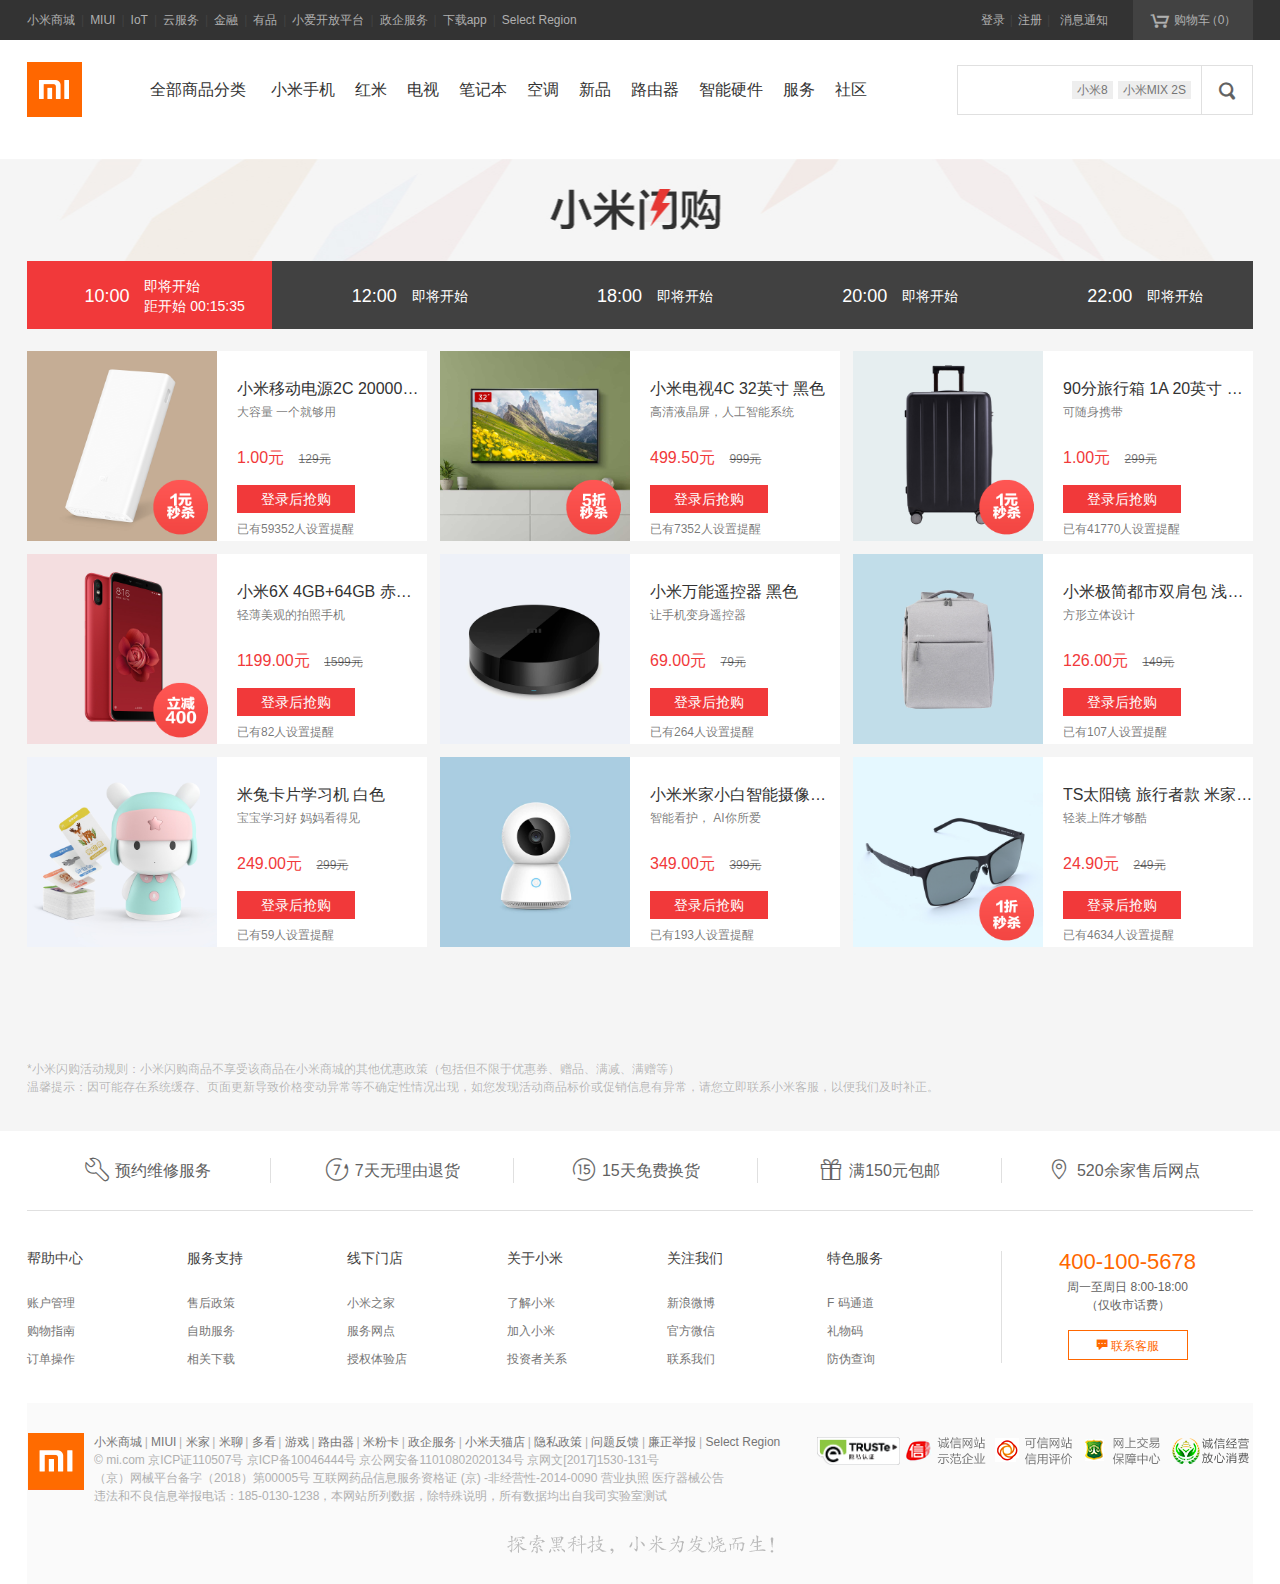
<file: index.html>
<!DOCTYPE html>
<html lang="zh">
<head>
    <meta charset="utf-8">
    <title>小米闪购 - 小米商城</title>
    <link rel="shortcut icon" href="favicon.ico" type="image/x-icon">
    <link rel="stylesheet" href="css/style.css">
    <link rel="stylesheet" href="css/iconfont.css">
</head>
<body>
    <div class="topbar">
        <div class="container">
            <div class="topbar-nav">
                <a href="">小米商城</a><span>|</span>
                <a href="">MIUI</a><span>|</span>
                <a href="">IoT</a><span>|</span>
                <a href="">云服务</a><span>|</span>
                <a href="">金融</a><span>|</span>
                <a href="">有品</a><span>|</span>
                <a href="">小爱开放平台</a><span>|</span>
                <a href="">政企服务</a><span>|</span>
                <a href="">下载app</a><span>|</span>
                <a href="">Select Region</a>
            </div>
            <div class="topbar-cart"><a href=""><i class="iconfont">&#xe60c;</i>购物车<span>（0）</span></a></div>
            <div class="topbar-info clearfix">
                <a href="">登录</a><span>|</span>
                <a href="">注册</a><span>|</span>
                <a href="" class="sep">消息通知</a>
            </div>
        </div>
    </div>

    <div class="header">
        <div class="container">
            <div class="header-logo">
                <a href="#" class="lr">小米官网</a>
            </div>
            <div class="header-nav">
                <ul class="nav-list clearfix">
                    <li class="nav-category">
                        <a href="">全部商品分类</a>
                    </li>
                    <li class="nav-item">
                        <a href="">小米手机</a>
                    </li>
                    <li class="nav-item">
                        <a href="">红米</a>
                    </li>
                    <li class="nav-item">
                        <a href="">电视</a>
                    </li>
                    <li class="nav-item">
                        <a href="">笔记本</a>
                    </li>
                    <li class="nav-item">
                        <a href="">空调</a>
                    </li>
                    <li class="nav-item">
                        <a href="">新品</a>
                    </li>
                    <li class="nav-item">
                        <a href="">路由器</a>
                    </li>
                    <li class="nav-item">
                        <a href="">智能硬件</a>
                    </li>
                    <li class="nav-item">
                        <a href="">服务</a>
                    </li>
                    <li class="nav-item">
                        <a href="">社区</a>
                    </li>
                </ul>
            </div>
            <div class="header-search">
                <form action="" class="search-form">
                    <input type="search" name="keyword" class="search-text">
                    <div class="search-txt">
                        <a href="">小米8</a>
                        <a href="">小米MIX 2S</a>
                    </div>
                    <input type="submit" value="&#xe616;" class="search-btn iconfont">
                </form>
            </div>
        </div>
    </div>

    <div class="seckill">
        <div class="seckill-head"></div>
        <div class="container">
            <div class="seckill-nav" id="seckillNav">
                <ul id="tabs">
                    <li class="active"><em>10:00</em><span><em>即将开始<br>距开始 00:15:35</em></span></li>
                    <li><em>12:00</em><span>即将开始</span></li>
                    <li><em>18:00</em><span>即将开始</span></li>
                    <li><em>20:00</em><span>即将开始</span></li>
                    <li><em>22:00</em><span>即将开始</span></li>
                </ul>
            </div>
            <div class="seckill-goods" id="lists">
                <!-- 第一轮 -->
                <ul class="clearfix active">
                    <li onclick="window.location='';">
                        <div class="bg"><img src="img/1.png" alt=""></div>
                        <div class="info">
                            <a href="" class="name" title="小米移动电源2C 20000Ah 白色">小米移动电源2C 20000Ah 白色</a>
                            <p class="tips">大容量 一个就够用</p>
                            <p class="price">1.00元 <del>129元</del></p>
                            <a href="" class="btn">登录后抢购</a>
                            <p class="person">已有59352人设置提醒</p>
                        </div>
                    </li>
                    <li onclick="window.location='';">
                        <div class="bg"><img src="img/2.png" alt=""></div>
                        <div class="info">
                            <a href="" class="name" title="小米电视4C 32英寸 黑色  ">小米电视4C 32英寸 黑色  </a>
                            <p class="tips">高清液晶屏，人工智能系统</p>
                            <p class="price">499.50元 <del>999元</del></p>
                            <a href="" class="btn">登录后抢购</a>
                            <p class="person">已有7352人设置提醒</p>
                        </div>
                    </li>
                    <li onclick="window.location='';">
                        <div class="bg"><img src="img/3.png" alt=""></div>
                        <div class="info">
                            <a href="" class="name" title="90分旅行箱 1A 20英寸 米家定制">90分旅行箱 1A 20英寸 米家定制</a>
                            <p class="tips">可随身携带</p>
                            <p class="price">1.00元 <del>299元</del></p>
                            <a href="" class="btn">登录后抢购</a>
                            <p class="person">已有41770人设置提醒</p>
                        </div>
                    </li>
                    <li onclick="window.location='';">
                        <div class="bg"><img src="img/13.png" alt=""></div>
                        <div class="info">
                            <a href="" class="name" title="小米6X 4GB+64GB 赤焰红 ">小米6X 4GB+64GB 赤焰红 </a>
                            <p class="tips">轻薄美观的拍照手机</p>
                            <p class="price">1199.00元 <del>1599元</del></p>
                            <a href="" class="btn">登录后抢购</a>
                            <p class="person">已有82人设置提醒</p>
                        </div>
                    </li>
                        <li onclick="window.location='';">
                        <div class="bg"><img src="img/14.jpg" alt=""></div>
                        <div class="info">
                            <a href="" class="name" title="小米万能遥控器 黑色 ">小米万能遥控器 黑色 </a>
                            <p class="tips">让手机变身遥控器</p>
                            <p class="price">69.00元 <del>79元</del></p>
                            <a href="" class="btn">登录后抢购</a>
                            <p class="person">已有264人设置提醒</p>
                        </div>
                    </li>
                    <li onclick="window.location='';">
                        <div class="bg"><img src="img/15.jpg" alt=""></div>
                        <div class="info">
                            <a href="" class="name" title="小米极简都市双肩包 浅灰色 ">小米极简都市双肩包 浅灰色 </a>
                            <p class="tips">方形立体设计</p>
                            <p class="price">126.00元 <del>149元</del></p>
                            <a href="" class="btn">登录后抢购</a>
                            <p class="person">已有107人设置提醒</p>
                        </div>
                    </li>
                    <li onclick="window.location='';">
                        <div class="bg"><img src="img/16.jpg" alt=""></div>
                        <div class="info">
                            <a href="" class="name" title="米兔卡片学习机 白色 ">米兔卡片学习机 白色 </a>
                            <p class="tips">宝宝学习好 妈妈看得见</p>
                            <p class="price">249.00元 <del>299元</del></p>
                            <a href="" class="btn">登录后抢购</a>
                            <p class="person">已有59人设置提醒</p>
                        </div>
                    </li>
                    <li onclick="window.location='';">
                        <div class="bg"><img src="img/17.jpg" alt=""></div>
                        <div class="info">
                            <a href="" class="name" title="小米米家小白智能摄像机增强版 白色 ">小米米家小白智能摄像机增强版 白色 </a>
                            <p class="tips">智能看护， AI你所爱</p>
                            <p class="price">349.00元 <del>399元</del></p>
                            <a href="" class="btn">登录后抢购</a>
                            <p class="person">已有193人设置提醒</p>
                        </div>
                    </li>
                    <li onclick="window.location='';">
                        <div class="bg"><img src="img/18.png" alt=""></div>
                        <div class="info">
                            <a href="" class="name" title="TS太阳镜 旅行者款 米家定制 灰色 ">TS太阳镜 旅行者款 米家定制 灰色 </a>
                            <p class="tips">轻装上阵才够酷</p>
                            <p class="price">24.90元 <del>249元</del></p>
                            <a href="" class="btn">登录后抢购</a>
                            <p class="person">已有4634人设置提醒</p>
                        </div>
                    </li>
                </ul>
                <!-- 第二轮 -->
                <ul class="clearfix">
                    <li onclick="window.location='';">
                        <div class="bg"><img src="img/4.png" alt=""></div>
                        <div class="info">
                            <a href="" class="name" title="小米小钢炮蓝牙音箱 2 白色">小米小钢炮蓝牙音箱 2 白色</a>
                            <p class="tips">极简设计，专业喇叭</p>
                            <p class="price">9.90元 <del>129元</del></p>
                            <a href="" class="btn1">提醒我</a>
                            <p class="person">已有17859人设置提醒</p>
                        </div>
                    </li>
                    <li onclick="window.location='';">
                        <div class="bg"><img src="img/5.png" alt=""></div>
                        <div class="info">
                            <a href="" class="name" title="红米Note 5 3GB+32GB 玫瑰金">红米Note 5 3GB+32GB 玫瑰金</a>
                            <p class="tips">1.4μm大像素 AI 双摄</p>
                            <p class="price">849.00元 <del>1099元</del></p>
                            <a href="" class="btn1">提醒我</a>
                            <p class="person">已有1605人设置提醒</p>
                        </div>
                    </li>
                    <li onclick="window.location='';">
                        <div class="bg"><img src="img/6.png" alt=""></div>
                        <div class="info">
                            <a href="" class="name" title="小米降噪耳机 黑色">小米降噪耳机 黑色</a>
                            <p class="tips">双动圈+动铁声学架构</p>
                            <p class="price">149.50元 <del>299元</del></p>
                            <a href="" class="btn1">提醒我</a>
                            <p class="person">已有2169人设置提醒</p>
                        </div>
                    </li>
                    <li onclick="window.location='';">
                        <div class="bg"><img src="img/19.png" alt=""></div>
                        <div class="info">
                            <a href="" class="name" title="TS眼镜架 米家定制 椭圆框 黑色 ">TS眼镜架 米家定制 椭圆框 黑色 </a>
                            <p class="tips">打造品质，拒绝沉重</p>
                            <p class="price">24.90元 <del>249元</del></p>
                            <a href="" class="btn1">提醒我</a>
                            <p class="person">已有2659人设置提醒</p>
                        </div>
                    </li>
                    <li onclick="window.location='';">
                        <div class="bg"><img src="img/20.png" alt=""></div>
                        <div class="info">
                            <a href="" class="name" title="小米游戏耳机 黑色 ">小米游戏耳机 黑色 </a>
                            <p class="tips">7.1 虚拟环绕立体声引擎</p>
                            <p class="price">174.50元 <del>349元</del></p>
                            <a href="" class="btn1">提醒我</a>
                            <p class="person">已有1476人设置提醒</p>
                        </div>
                    </li>
                    <li onclick="window.location='';">
                        <div class="bg"><img src="img/21.png" alt=""></div>
                        <div class="info">
                            <a href="" class="name" title="90分户外休闲双肩包 蓝色 ">90分户外休闲双肩包 蓝色 </a>
                            <p class="tips">不趋同，塑型格</p>
                            <p class="price">99.60元 <del>249元</del></p>
                            <a href="" class="btn1">提醒我</a>
                            <p class="person">已有464人设置提醒</p>
                        </div>
                    </li>
                    <li onclick="window.location='';">
                        <div class="bg"><img src="img/22.png" alt=""></div>
                        <div class="info">
                            <a href="" class="name" title="小米头戴式蓝牙耳机 黑色 ">小米头戴式蓝牙耳机 黑色 </a>
                            <p class="tips">随时随地畅听好声音</p>
                            <p class="price">9.90元 <del>299元</del></p>
                            <a href="" class="btn1">提醒我</a>
                            <p class="person">已有23114人设置提醒</p>
                        </div>
                    </li>
                    <li onclick="window.location='';">
                        <div class="bg"><img src="img/23.png" alt=""></div>
                        <div class="info">
                            <a href="" class="name" title="TS偏光太阳镜   米家定制 灰色 ">TS偏光太阳镜   米家定制 灰色 </a>
                            <p class="tips">夏季优选，时尚随行</p>
                            <p class="price">1.00元 <del>99元</del></p>
                            <a href="" class="btn1">提醒我</a>
                            <p class="person">已有14714人设置提醒</p>
                        </div>
                    </li>
                    <li onclick="window.location='';">
                        <div class="bg"><img src="img/24.png" alt=""></div>
                        <div class="info">
                            <a href="" class="name" title="小米车载充电器快充版（18W） 银色 ">小米车载充电器快充版（18W） 银色 </a>
                            <p class="tips">出色的充电体验</p>
                            <p class="price">1.00元 <del>49元</del></p>
                            <a href="" class="btn1">提醒我</a>
                            <p class="person">已有9359人设置提醒</p>
                        </div>
                    </li>
                </ul>
                <!-- 第三轮 -->
                <ul class="clearfix">
                    <li onclick="window.location='';">
                        <div class="bg"><img src="img/7.png" alt=""></div>
                        <div class="info">
                            <a href="" class="name" title="小米活塞耳机 清新版 银色">小米活塞耳机 清新版 银色</a>
                            <p class="tips">新鲜绽放</p>
                            <p class="price">1.00元 <del>29元</del></p>
                            <a href="" class="btn1">提醒我</a>
                            <p class="person">已有11025人设置提醒</p>
                        </div>
                    </li>
                    <li onclick="window.location='';">
                        <div class="bg"><img src="img/8.png" alt=""></div>
                        <div class="info">
                            <a href="" class="name" title="小米移动电源2 (5000mAh版) 银色">小米移动电源2 (5000mAh版) 银色</a>
                            <p class="tips">锂聚合物电芯，轻巧便捷</p>
                            <p class="price">1.00元 <del>49元</del></p>
                            <a href="" class="btn1">提醒我</a>
                            <p class="person">已有14759人设置提醒</p>
                        </div>
                    </li>
                    <li onclick="window.location='';">
                        <div class="bg"><img src="img/9.png" alt=""></div>
                        <div class="info">
                            <a href="" class="name" title="米兔Hape 70粒益智积木 彩色 ">米兔Hape 70粒益智积木 彩色 </a>
                            <p class="tips">德国工艺，妈妈放心</p>
                            <p class="price">9.90元 <del>99元</del></p>
                            <a href="" class="btn1">提醒我</a>
                            <p class="person">已有4456人设置提醒</p>
                        </div>
                    </li>
                    <li onclick="window.location='';">
                        <div class="bg"><img src="img/25.png" alt=""></div>
                        <div class="info">
                            <a href="" class="name" title="彩虹7号电池（10粒装） ">彩虹7号电池（10粒装） </a>
                            <p class="tips">无汞无镉 环保电池</p>
                            <p class="price">1.00元 <del>9.9元</del></p>
                            <a href="" class="btn1">提醒我</a>
                            <p class="person">已有6641人设置提醒</p>
                        </div>
                    </li>
                    <li onclick="window.location='';">
                        <div class="bg"><img src="img/26.png" alt=""></div>
                        <div class="info">
                            <a href="" class="name" title="米家声波电动牙刷 白色 ">米家声波电动牙刷 白色 </a>
                            <p class="tips">高效动力，刷的干净</p>
                            <p class="price">9.90元 <del>199元</del></p>
                            <a href="" class="btn1">提醒我</a>
                            <p class="person">已有14404人设置提醒</p>
                        </div>
                    </li>
                    <li onclick="window.location='';">
                        <div class="bg"><img src="img/27.png" alt=""></div>
                        <div class="info">
                            <a href="" class="name" title="小米WiFi放大器 2 白色 ">小米WiFi放大器 2 白色 </a>
                            <p class="tips">速率翻倍，覆盖无忧</p>
                            <p class="price">1.00元 <del>49元</del></p>
                            <a href="" class="btn1">提醒我</a>
                            <p class="person">已有9092人设置提醒</p>
                        </div>
                    </li>
                    <li onclick="window.location='';">
                        <div class="bg"><img src="img/28.png" alt=""></div>
                        <div class="info">
                            <a href="" class="name" title="小米蓝牙耳机青春版 白色 ">小米蓝牙耳机青春版 白色 </a>
                            <p class="tips">6.5 克轻巧，高清通话音质</p>
                            <p class="price">1.00元 <del>59元</del></p>
                            <a href="" class="btn1">提醒我</a>
                            <p class="person">已有13939人设置提醒</p>
                        </div>
                    </li>
                    <li onclick="window.location='';">
                        <div class="bg"><img src="img/29.png" alt=""></div>
                        <div class="info">
                            <a href="" class="name" title="小米6X 4GB+64GB 樱花粉 ">小米6X 4GB+64GB 樱花粉 </a>
                            <p class="tips">轻薄美观的拍照手机/前置2000万“治愈系”自拍</p>
                            <p class="price">1199.00元 <del>1599元</del></p>
                            <a href="" class="btn1">提醒我</a>
                            <p class="person">已有84人设置提醒</p>
                        </div>
                    </li>
                    <li onclick="window.location='';">
                        <div class="bg"><img src="img/30.png" alt=""></div>
                        <div class="info">
                            <a href="" class="name" title="红米Note 5 3GB+32GB 魔力蓝 ">红米Note 5 3GB+32GB 魔力蓝 </a>
                            <p class="tips">AI双摄/5.99”全面屏/骁龙636处理器/4000mAh大电量</p>
                            <p class="price">849.00元 <del>1099元</del></p>
                            <a href="" class="btn1">提醒我</a>
                            <p class="person">已有35人设置提醒</p>
                        </div>
                    </li>
                </ul> 
                <!-- 第四轮 -->
                <ul class="clearfix">
                    <li onclick="window.location='';">
                        <div class="bg"><img src="img/10.png" alt=""></div>
                        <div class="info">
                            <a href="" class="name" title="米兔指尖积木 白色 ">米兔指尖积木 白色 </a>
                            <p class="tips">玩转你的自由时光</p>
                            <p class="price">1.00元 <del>9.9元</del></p>
                            <a href="" class="btn1">提醒我</a>
                            <p class="person">已有6774人设置提醒</p>
                        </div>
                    </li>
                    <li onclick="window.location='';">
                        <div class="bg"><img src="img/11.png" alt=""></div>
                        <div class="info">
                            <a href="" class="name" title="保温杯 白色 ">保温杯 白色 </a>
                            <p class="tips">12小时保温保冷</p>
                            <p class="price">1.00元 <del>99元</del></p>
                            <a href="" class="btn1">提醒我</a>
                            <p class="person">已有25536人设置提醒</p>
                        </div>
                    </li>
                    <li onclick="window.location='';">
                        <div class="bg"><img src="img/12.png" alt=""></div>
                        <div class="info">
                            <a href="" class="name" title="Yeelight LED灯泡 彩光版 ">Yeelight LED灯泡 彩光版 </a>
                            <p class="tips">亮度自由调节</p>
                            <p class="price">1.00元 <del>99元</del></p>
                            <a href="" class="btn1">提醒我</a>
                            <p class="person">已有11329人设置提醒</p>
                        </div>
                    </li>
                    <li onclick="window.location='';">
                        <div class="bg"><img src="img/31.png" alt=""></div>
                        <div class="info">
                            <a href="" class="name" title="红米Note 5 3GB+32GB 玫瑰金 ">红米Note 5 3GB+32GB 玫瑰金 </a>
                            <p class="tips">1.4μm大像素 AI 双摄</p>
                            <p class="price">849.00元 <del>1099元</del></p>
                            <a href="" class="btn1">提醒我</a>
                            <p class="person">已有22人设置提醒</p>
                        </div>
                    </li>
                    <li onclick="window.location='';">
                        <div class="bg"><img src="img/32.png" alt=""></div>
                        <div class="info">
                            <a href="" class="name" title="小米8 屏幕指纹版 8GB+128GB 透明 ">小米8 屏幕指纹版 8GB+128GB 透明 </a>
                            <p class="tips">全球首款 压感屏幕指纹/双频GPS超精准定位/骁龙845 AIE 旗舰处理器</p>
                            <p class="price">3399.00元 <del>3599元</del></p>
                            <a href="" class="btn1">提醒我</a>
                            <p class="person">已有159人设置提醒</p>
                        </div>
                    </li>
                    <li onclick="window.location='';">
                        <div class="bg"><img src="img/33.png" alt=""></div>
                        <div class="info">
                            <a href="" class="name" title="保温杯 白色 ">保温杯 白色 </a>
                            <p class="tips">12小时保温保冷</p>
                            <p class="price">1.00元 <del>99元</del></p>
                            <a href="" class="btn1">提醒我</a>
                            <p class="person">已有18272人设置提醒</p>
                        </div>
                    </li>
                    <li onclick="window.location='';">
                        <div class="bg"><img src="img/34.jpg" alt=""></div>
                        <div class="info">
                            <a href="" class="name" title="米家插线板6位基础版 白色 ">米家插线板6位基础版 白色 </a>
                            <p class="tips">小巧设计，便捷不占地儿</p>
                            <p class="price">60.00元 <del>79元</del></p>
                            <a href="" class="btn1">提醒我</a>
                            <p class="person">已有303人设置提醒</p>
                        </div>
                    </li>
                    <li onclick="window.location='';">
                        <div class="bg"><img src="img/35.jpg" alt=""></div>
                        <div class="info">
                            <a href="" class="name" title="小米路由器Pro 星空灰 ">小米路由器Pro 星空灰 </a>
                            <p class="tips">全新一代智能家庭中心</p>
                            <p class="price">425.00元 <del>499元</del></p>
                            <a href="" class="btn1">提醒我</a>
                            <p class="person">已有39人设置提醒</p>
                        </div>
                    </li>
                    <li onclick="window.location='';">
                        <div class="bg"><img src="img/36.jpg" alt=""></div>
                        <div class="info">
                            <a href="" class="name" title="九号平衡车 Plus 白色 ">九号平衡车 Plus 白色 </a>
                            <p class="tips">一个形影不离的新伙伴</p>
                            <p class="price">3399.00元 <del>3499元</del></p>
                            <a href="" class="btn1">提醒我</a>
                            <p class="person">已有207人设置提醒</p>
                        </div>
                    </li>
                </ul> 
                <!-- 第五轮 -->
                <ul class="clearfix">
                    <li onclick="window.location='';">
                        <div class="bg"><img src="img/37.png" alt=""></div>
                        <div class="info">
                            <a href="" class="name" title="小米运动蓝牙耳机青春版 黑色 ">小米运动蓝牙耳机青春版 黑色 </a>
                            <p class="tips">音随你动</p>
                            <p class="price">1.00元 <del>99元</del></p>
                            <a href="" class="btn1">提醒我</a>
                            <p class="person">已有6445人设置提醒</p>
                        </div>
                    </li>
                    <li onclick="window.location='';">
                        <div class="bg"><img src="img/38.jpg" alt=""></div>
                        <div class="info">
                            <a href="" class="name" title="小米路由器4 ">小米路由器4 </a>
                            <p class="tips">双频双核 更快更稳定</p>
                            <p class="price">175.00元 <del>199元</del></p>
                            <a href="" class="btn1">提醒我</a>
                            <p class="person">已有29人设置提醒</p>
                        </div>
                    </li>
                    <li onclick="window.location='';">
                        <div class="bg"><img src="img/39.png" alt=""></div>
                        <div class="info">
                            <a href="" class="name" title="小米数码收纳包 深蓝 ">小米数码收纳包 深蓝 </a>
                            <p class="tips">多合一立体设计</p>
                            <p class="price">1.00元 <del>59元</del></p>
                            <a href="" class="btn1">提醒我</a>
                            <p class="person">已有2248人设置提醒</p>
                        </div>
                    </li>
                    <li onclick="window.location='';">
                        <div class="bg"><img src="img/40.jpg" alt=""></div>
                        <div class="info">
                            <a href="" class="name" title="小米电视4X 43英寸 黑色  ">小米电视4X 43英寸 黑色  </a>
                            <p class="tips">FHD全高清屏，人工智能语音</p>
                            <p class="price">1299.00元 <del>1599元</del></p>
                            <a href="" class="btn1">提醒我</a>
                            <p class="person">已有327人设置提醒</p>
                        </div>
                    </li>
                    <li onclick="window.location='';">
                        <div class="bg"><img src="img/41.jpg" alt=""></div>
                        <div class="info">
                            <a href="" class="name" title="小米8 SE 6GB+128GB 亮蓝  ">小米8 SE 6GB+128GB 亮蓝  </a>
                            <p class="tips">三星 AMOLED 全面屏 小屏旗舰/骁龙710处理器/AI 超感光双摄</p>
                            <p class="price">1949.00元 <del>2299元</del></p>
                            <a href="" class="btn1">提醒我</a>
                            <p class="person">已有251人设置提醒</p>
                        </div>
                    </li>
                    <li onclick="window.location='';">
                        <div class="bg"><img src="img/42.png" alt=""></div>
                        <div class="info">
                            <a href="" class="name" title="米兔儿童电话手表3 4G 蓝色 ">米兔儿童电话手表3 4G 蓝色 </a>
                            <p class="tips">带你探索植物园的智能电话手表</p>
                            <p class="price">499.00元 <del>599元</del></p>
                            <a href="" class="btn1">提醒我</a>
                            <p class="person">已有19人设置提醒</p>
                        </div>
                    </li>
                    <li onclick="window.location='';">
                        <div class="bg"><img src="img/43.png" alt=""></div>
                        <div class="info">
                            <a href="" class="name" title="最生活毛巾•Air（10条装）白色 ">最生活毛巾•Air（10条装）白色 </a>
                            <p class="tips">超值家庭装 轻柔速干</p>
                            <p class="price">69.00元 <del>169元</del></p>
                            <a href="" class="btn1">提醒我</a>
                            <p class="person">已有435人设置提醒</p>
                        </div>
                    </li>
                    <li onclick="window.location='';">
                        <div class="bg"><img src="img/44.png" alt=""></div>
                        <div class="info">
                            <a href="" class="name" title="小米USB充电器 白色 ">小米USB充电器 白色 </a>
                            <p class="tips">精致小巧，便携出行</p>
                            <p class="price">1.00元 <del>49元</del></p>
                            <a href="" class="btn1">提醒我</a>
                            <p class="person">已有1506人设置提醒</p>
                        </div>
                    </li>
                    <li onclick="window.location='';">
                        <div class="bg"><img src="img/45.png" alt=""></div>
                        <div class="info">
                            <a href="" class="name" title="小米小爱音箱mini 白色 ">小米小爱音箱mini 白色 </a>
                            <p class="tips">能听会说的人工智能音箱</p>
                            <p class="price">148.00元 <del>169元</del></p>
                            <a href="" class="btn1">提醒我</a>
                            <p class="person">已有86人设置提醒</p>
                        </div>
                    </li>
                </ul>
            </div>
            <p class="seckill-notice">*小米闪购活动规则：小米闪购商品不享受该商品在小米商城的其他优惠政策（包括但不限于优惠券、赠品、满减、满赠等）<br />
            温馨提示：因可能存在系统缓存、页面更新导致价格变动异常等不确定性情况出现，如您发现活动商品标价或促销信息有异常，请您立即联系小米客服，以便我们及时补正。</p>
        </div>
    </div>

    <script src="js/style.js"></script>

    <div class="footer">
        <div class="container">
            <div class="footer-service">
                <ul class="list-service clearfix">
                    <li class="list-line"><a href=""><i class="iconfont">&#xe634;</i>预约维修服务</a></li>
                    <li><a href=""><i class="iconfont">&#xe635;</i>7天无理由退货</a></li>
                    <li><a href=""><i class="iconfont">&#xe636;</i>15天免费换货</a></li>
                    <li><a href=""><i class="iconfont">&#xe638;</i>满150元包邮</a></li>
                    <li><a href=""><i class="iconfont">&#xe637;</i>520余家售后网点</a></li>
                </ul>
            </div>
            <div class="footer-links clearfix">
                <dl class="col-links">
                    <dt>帮助中心</dt>
                        <dd><a href="">账户管理</a></dd>
                        <dd><a href="">购物指南</a></dd>
                        <dd><a href="">订单操作</a></dd>
                </dl>   
                <dl class="col-links">
                    <dt>服务支持</dt>
                        <dd><a href="">售后政策</a></dd>
                        <dd><a href="">自助服务</a></dd>
                        <dd><a href="">相关下载</a></dd>
                </dl>
                <dl class="col-links">
                    <dt>线下门店</dt>
                        <dd><a href="">小米之家</a></dd>
                        <dd><a href="">服务网点</a></dd>
                        <dd><a href="">授权体验店</a></dd>
                </dl>
                <dl class="col-links">
                    <dt>关于小米</dt>
                        <dd><a href="">了解小米</a></dd>
                        <dd><a href="">加入小米</a></dd>
                        <dd><a href="">投资者关系</a></dd>
                </dl>
                <dl class="col-links">
                    <dt>关注我们</dt>
                        <dd><a href="">新浪微博</a></dd>
                        <dd><a href="" >官方微信</a></dd>
                        <dd><a href="">联系我们</a></dd>
                </dl>
                <dl class="col-links">
                    <dt>特色服务</dt>
                        <dd><a href="">F 码通道</a></dd>
                        <dd><a href="">礼物码</a></dd>
                        <dd><a href="">防伪查询</a></dd>
                </dl>   
                <div class="col-contact">
                    <p class="phone">400-100-5678</p>
                    <p>周一至周日 8:00-18:00<br>（仅收市话费）</p>
                    <a class="btn" href="">
                        <i class="iconfont">&#xe600;</i>&nbsp;联系客服</a>
                </div>
            </div>
            <div class="footer-info">
                <div class="container">
                    <div class="logo-lr">小米官网</div>
                    <div class="info-text">
                        <p class="nav">
                            <a href="">小米商城</a><span class="sep">|</span>
                            <a href="">MIUI</a><span class="sep">|</span>
                            <a href="">米家</a><span class="sep">|</span>
                            <a href="">米聊</a><span class="sep">|</span>
                            <a href="">多看</a><span class="sep">|</span>
                            <a href="">游戏</a><span class="sep">|</span>
                            <a href="">路由器</a><span class="sep">|</span>
                            <a href="">米粉卡</a><span class="sep">|</span>
                            <a href="">政企服务</a><span class="sep">|</span>
                            <a href="">小米天猫店</a><span class="sep">|</span>
                            <a href="">隐私政策</a><span class="sep">|</span>
                            <a href="">问题反馈</a><span class="sep">|</span>
                            <a href="">廉正举报</a><span class="sep">|</span>
                            <a href="" >Select Region</a>
                        </p>
                        <p class="word">&copy;
                            <a href=""title="mi.com">mi.com</a> 京ICP证110507号 
                            <a href="">京ICP备10046444号</a> 
                            <a href="">京公网安备11010802020134号 </a>
                            <a href="">京网文[2017]1530-131号</a> <br>
                            <a href="">（京）网械平台备字（2018）第00005号 </a> 
                            <a href="">互联网药品信息服务资格证 (京) -非经营性-2014-0090 </a> 
                            <a href="">营业执照</a>
                            <a href="">医疗器械公告</a>
                            <br>违法和不良信息举报电话：185-0130-1238，本网站所列数据，除特殊说明，所有数据均出自我司实验室测试
                        </p>
                    </div>
                    <div class="info-links">
                        <a href=""><img src="img/truste.png" alt="" /></a>
                        <a href=""><img src="img/v-logo-1.png" alt="" /></a>
                        <a href=""><img src="img/v-logo-2.png" alt="" /></a>
                        <a href=""><img src="img/v-logo-3.png" alt="" /></a>
                        <a href=""><img src="img/v-logo-4.png" alt="" /></a>
                    </div>
                </div>
                <div class="slogan">探索黑科技，小米为发烧而生</div>
            </div>
        </div>
    </div>
</body>
</html>
</file>
<file: css/style.css>
body,ul,li{
    margin: 0;
    padding: 0;
}
body{
    font: 14px/1.5 "Helvetica Neue",Helvetica,Arial,"Microsoft Yahei","Hiragino Sans GB","Heiti SC","WenQuanYi Micro Hei",sans-serif;
    min-width: 1226px;
}
ul{
    list-style-type: none;
}
a{
    text-decoration: none;
}

/* topbar */
.topbar{
    background-color: #333;
    height: 40px;
}
.container{
    margin: 0 auto;
    width: 1226px;
}
.container::before , .container::after,
.clearfix::before, .clearfix::after{
    content: "";
    display: table;
}
.container::after, .clearfix::after{
    clear: both;
}
.topbar a{
    color: #b0b0b0;
    font-size: 12px;
}
.topbar a:hover{
    color: #fff;
}

.topbar-nav{
    float: left;
    height: 40px;
    line-height: 40px;
    font-size: 0;
}
.topbar-nav span{
    font-size: 12px;
    color: #424242;
    font-family: sans-serif;
    margin: 0.5em;
}
.topbar-info , .topbar-cart{
    float: right;
}

.topbar-cart a{
    display: block;
    height: 40px;
    line-height: 40px;
    text-align: center;
    width: 120px;
    background-color: #424242;
}
.topbar-cart a:hover{
    background-color: #fff;
    color: #ff6700;
}
.topbar-cart span{
    margin-left: -4px;
    font-size: 12px;
}
.topbar-cart i{
    font-size: 20px;
    line-height: 20px;
    margin-right: 4px;
    vertical-align: -4px;
}
.topbar-info{
    margin-right: 15px;
}
.topbar-info a{
    float: left;
    padding: 0 5px;
    height: 40px;
    line-height: 40px;
}
.topbar-info span{
    float: left;
    font-family: sans-serif;
    font-size: 12px;
    color: #424242;
    height: 40px;
    line-height: 40px;
}
.topbar-info .sep{
    padding: 0 10px;
}

/* header */
.header{
    height: 100px;
}
.header-logo{
    float: left;
    width: 62px;
    margin-top: 22px;
}
.header-logo a{
    display: block;
    width: 55px;
    height: 55px;
    background: #ff6700 url(../img/mi-logo.png) no-repeat 50%;
}
.header-logo .lr{
    text-align: left;
    text-indent: -9992em;
}

/* header nav */
.header-nav{
    float: left;
    width: 820px;
    height: 100px;
}
.header-nav .nav-list{
    width: 820px;
    height: 88px;
    font-size: 16px;
    padding: 12px 0 0 30px;
}
.header-nav .nav-list .nav-category{
    float: left;
    width: 127px;
    padding: 0 15px 0 0;
}
.header-nav .nav-list .nav-category a{
    display: block;
    padding: 26px 0 38px;
    text-align: right;
    color: #333;
}
.header-nav .nav-list .nav-item{
    float: left;
}
.header-nav .nav-list .nav-item a{
    display: block;
    padding: 26px 10px 38px;
    color: #333;
}
.header-nav .nav-list .nav-item a:hover{
    color: #ff6700;
}

.header-search{
    position: relative;
    float: right;
    width: 296px;
    height: 50px;
    margin-top: 25px;
}
.header-search .search-form{
    display: block;
    width: 296px;
    height: 50px;
}
.header-search .search-form .search-text{
    position: absolute;
    top: 0;
    right: 51px;
    z-index: 1;
    display: block;
    width: 245px;
    height: 50px;
    line-height: 50px;
    padding: 0 10px;
    border: 1px solid #e0e0e0;
    outline: 0;
}
.header-search .search-form .search-txt{
    position: absolute;
    top: 14px;
    right: 62px;
    z-index: 2;
    text-align: right;
}
.header-search .search-form .search-txt a{
    display: inline-block;
    margin-left: 1px;
    padding: 0 5px;
    font-size: 12px;
    background: #eee;
    color: #757575;
    cursor: pointer;
}
.header-search .search-form .search-txt a:hover{
    background: #ff6700;
    color: #fff;
}
.header-search .search-form .search-btn{
    position: absolute;
    top: 0;
    right: 0;
    display: block;
    width: 52px;
    height: 50px;
    line-height: 45px;
    border: 1px solid #e0e0e0;
    font-size: 24px;
    cursor: pointer;
    background: #fff;
    color: #616161;
    outline: 0;
}
.header-search .search-form .search-btn:hover{
    background-color:#ff6700;
    color:#fff;
}

/* seckill */
.seckill{
    background-color: #f5f5f5;
}
.seckill-head{
    margin-top: 19px;
    height: 170px;
    background:url(../img/seckill-head.jpg) no-repeat 50% 0;
}
.seckill-nav{
    margin: -68px 0 22px;
    z-index: 2;
}
.seckill-navfixed{
    position: fixed;
    top: 60px;
    box-shadow: 0 10px 20px rgba(0,0,0,0.2);
}
.seckill-nav ul{
    width: 1226px;
    height: 68px;
    background: #414141;
}
.seckill-nav li{
    display: block;
    float: left;
    color: #fff;
    width: 20%;
    height: 68px;
    line-height: 68px;
    text-align: center;
    cursor: pointer;
}
.seckill-nav li em{
    display: inline-block;
    margin-left: 30px;
    font-style: normal;
    font-size: 18px;
    line-height: 1;
    vertical-align: middle;
}
.seckill-nav li span{
    display: inline-block;
    margin-left: 15px;
    text-align: left;
    line-height: 1;
    vertical-align: middle;
    font-size: 14px;
}
.seckill-nav .active{
    background-color: #f1393a;
}
.seckill-nav ul li span em{
    display: inline-block;
    font-size: 14px;
    margin-left: 0;
    font-style: normal;
    text-align: left;
    line-height: 20px;
}
.seckill-goods .active{
    display: block;
}
.seckill-goods ul{
    display: none;
    margin-right: -13px;
    z-index: 1;
}
.seckill-goods li{
    float: left;
    width: 400px;
    height: 190px;
    background-color: #fff;
    margin-right: 13px;
    margin-bottom: 13px;
    cursor: pointer;
    transition:transform 0.5s;
}
.seckill-goods li:hover{
    box-shadow:0px 5px 15px 5px #ddd;
    -webkit-filter: blur(0.4px);
    -moz-filter: blur(0.4px);
    -ms-filter: blur(0.4px);    
    filter: blur(0.4px);
    transform:translate(0,-2px);
}
.seckill-goods .bg{
    float: left;
    width: 190px;
    height: 190px;
}
.seckill-goods .bg img{
    height: 190px;
}
.seckill-goods .info{
    margin-left: 210px;
    width: 190px;
    height: 190px;
    padding-top: 30px;
}
.seckill-goods .info .name{
    font-size: 16px;
    color: #333;
    height: 16px;
    line-height: 16px;
    display: block;
    white-space: nowrap;
    overflow: hidden;
    text-overflow: ellipsis;
}
.seckill-goods .info .tips{
    margin-top: 7px;
    font-size: 12px;
    line-height: 16px;
    height: 32px;
    width: 100%;
    color: rgba(0,0,0,0.54);
}
.seckill-goods .info .price{
    font-size: 16px;
    line-height: 1;
    color: #f1393a;
    margin-top: 14px;
    margin-bottom: 0;
}
.seckill-goods .info .price del{
    color: rgba(0,0,0,0.54);
    font-size: 12px;
    line-height: 12px;
    margin-left: 10px;
}
.seckill-goods .info .btn{
    display: inline-block;
    width: 118px;
    height: 28px;
    font-size: 14px;
    color: #fff;
    line-height: 28px;
    text-align: center;
    background-color: #f1393a;
    border-color: #f1393a;
    margin-top: 19px;
}
.seckill-goods .info .btn1{
    display: inline-block;
    width: 118px;
    height: 28px;
    font-size: 14px;
    color: #fff;
    line-height: 28px;
    text-align: center;
    background-color: #83c44e;
    border-color: #83c44e;
    margin-top: 19px;
}
.seckill-goods .info .person{
    font-size: 12px;
    line-height: 12px;
    color: rgba(0,0,0,0.54);
    margin-top: 10px;
}

.seckill-notice{
    float: left;
    font-size: 12px;
    color: rgba(0,0,0,0.27);
    margin-top: 100px;
    padding-bottom: 23px;
}

/* footer */
.footer .footer-service{
    padding: 27px 0;
    border-bottom: 1px solid #e0e0e0;
}
.footer .list-service li{
    float: left;
    width: 19.8%;
    height: 25px;
    border-left: 1px solid #e0e0e0;
    font-size: 16px;
    line-height: 25px;
    text-align: center;
}
.footer .list-service .list-line{
    border-left: none;
}
.footer .list-service a{
    color: #616161;
}
.footer .list-service a:hover{
    color: #ff6700;
}
.footer .list-service .iconfont{
    margin-right: 6px;
    font-size: 24px;
    line-height: 24px;
    vertical-align: -4px;
}

.footer .footer-links {
    padding: 40px 0;
}
.footer .footer-links .col-links {
    float: left;
    width: 160px;
    height: 112px;
    margin: 0;
}
dl,dt,dd{
    display: block;
}
.footer .footer-links dl,
.footer-info .info-text p{
    -webkit-margin-before: 1em;
    -webkit-margin-after: 1em;
    -webkit-margin-start: 0px;
    -webkit-margin-end: 0px;
}
.footer .footer-links .col-links dt{
    margin: -1px 0 26px;
    font-size: 14px;
    line-height: 1.25;
    color: #424242;
}
.footer .footer-links .col-links dd{
    margin-top: 10px;
    margin-left: 0;
    font-size: 12px;
}
.footer .footer-links .col-links a{
    color: #757575;
}
.footer .footer-links .col-links a:hover{
    color: #ff6700;
}
.footer .footer-links .col-contact{
    float: right;
    width: 251px;
    height: 112px;
    border-left: 1px solid #e0e0e0;
    text-align: center;
    color: #616161;
}
.footer .footer-links .col-contact .phone{
    margin-bottom: 5px;
    font-size: 22px;
    line-height: 1;
    color: #ff6700;
}
.footer .footer-links .col-contact p{
    margin: 0 0 16px;
    font-size: 12px;
}
.footer .footer-links .col-contact .btn {
    display: inline-block;
    width: 118px;
    height: 28px;
    font-size: 12px;
    line-height: 28px;
    padding: 0;
    margin: 0;
    border: 1px solid #ff6700;
    background: #fff;
    color: #ff6700;
    text-align: center;
}

.footer-info{
    padding: 30px 0;
    font-size: 12px;
    background: #fafafa;
}
.footer-info .logo-lr{
    float: left;
    display: block;
    width: 57px;
    height: 57px;
    margin-right: 10px;
    background: url(../img/logo-footer.png) no-repeat 50% 50%;
    text-align: left;
    text-indent: -9999em;
    overflow: hidden;
}
.footer-info .info-text{
    float: left;
    color: #b0b0b0;
}
.footer-info .info-text p{
    margin: 0;
    line-height: 18px;
}
.footer-info .info-text .nav a{
    color: #757575;
}
.footer-info .info-text a{
    color: #b0b0b0;
}
.footer-info .info-text .nav .sep{
    margin-left: .22em;
    font-family: sans-serif;
}
.footer-info .info-text .word{
    margin: 0;
}
.footer-info .info-text .nav a:hover,
.footer-info .info-text a:hover{
    color: #ff6700;
}
.footer-info .info-links{
    float: right;
    height: 28px;
    margin: 4px 0 0;
}
.footer-info .info-links img{
    width: auto;
    height: 28px;
    margin-left: 0px;
    border: 0;
}
.footer-info .slogan{
    clear: both;
    display: block;
    margin: 30px auto 0;
    width: 267px;
    height: 19px;
    background: url(../img/slogan2016.png) no-repeat center 0;
    text-align: left;
    text-indent: -9999em;
    overflow: hidden;
}
</file>
<file: css/iconfont.css>
@font-face {
	font-family:'iconfont';
	src:url("iconfont.eot");
	src:url("iconfont.eot-#iefix") format("embedded-opentype") 
}
@font-face {
	font-family:'iconfont';
	src:url([data-uri]) format("woff");
	font-weight:normal
}
.iconfont{
	font-family:"iconfont" !important;
	font-style:normal;
	-webkit-font-smoothing:antialiased;
	-webkit-text-stroke-width:0.2px;
	-moz-osx-font-smoothing:grayscale
}
</file>
